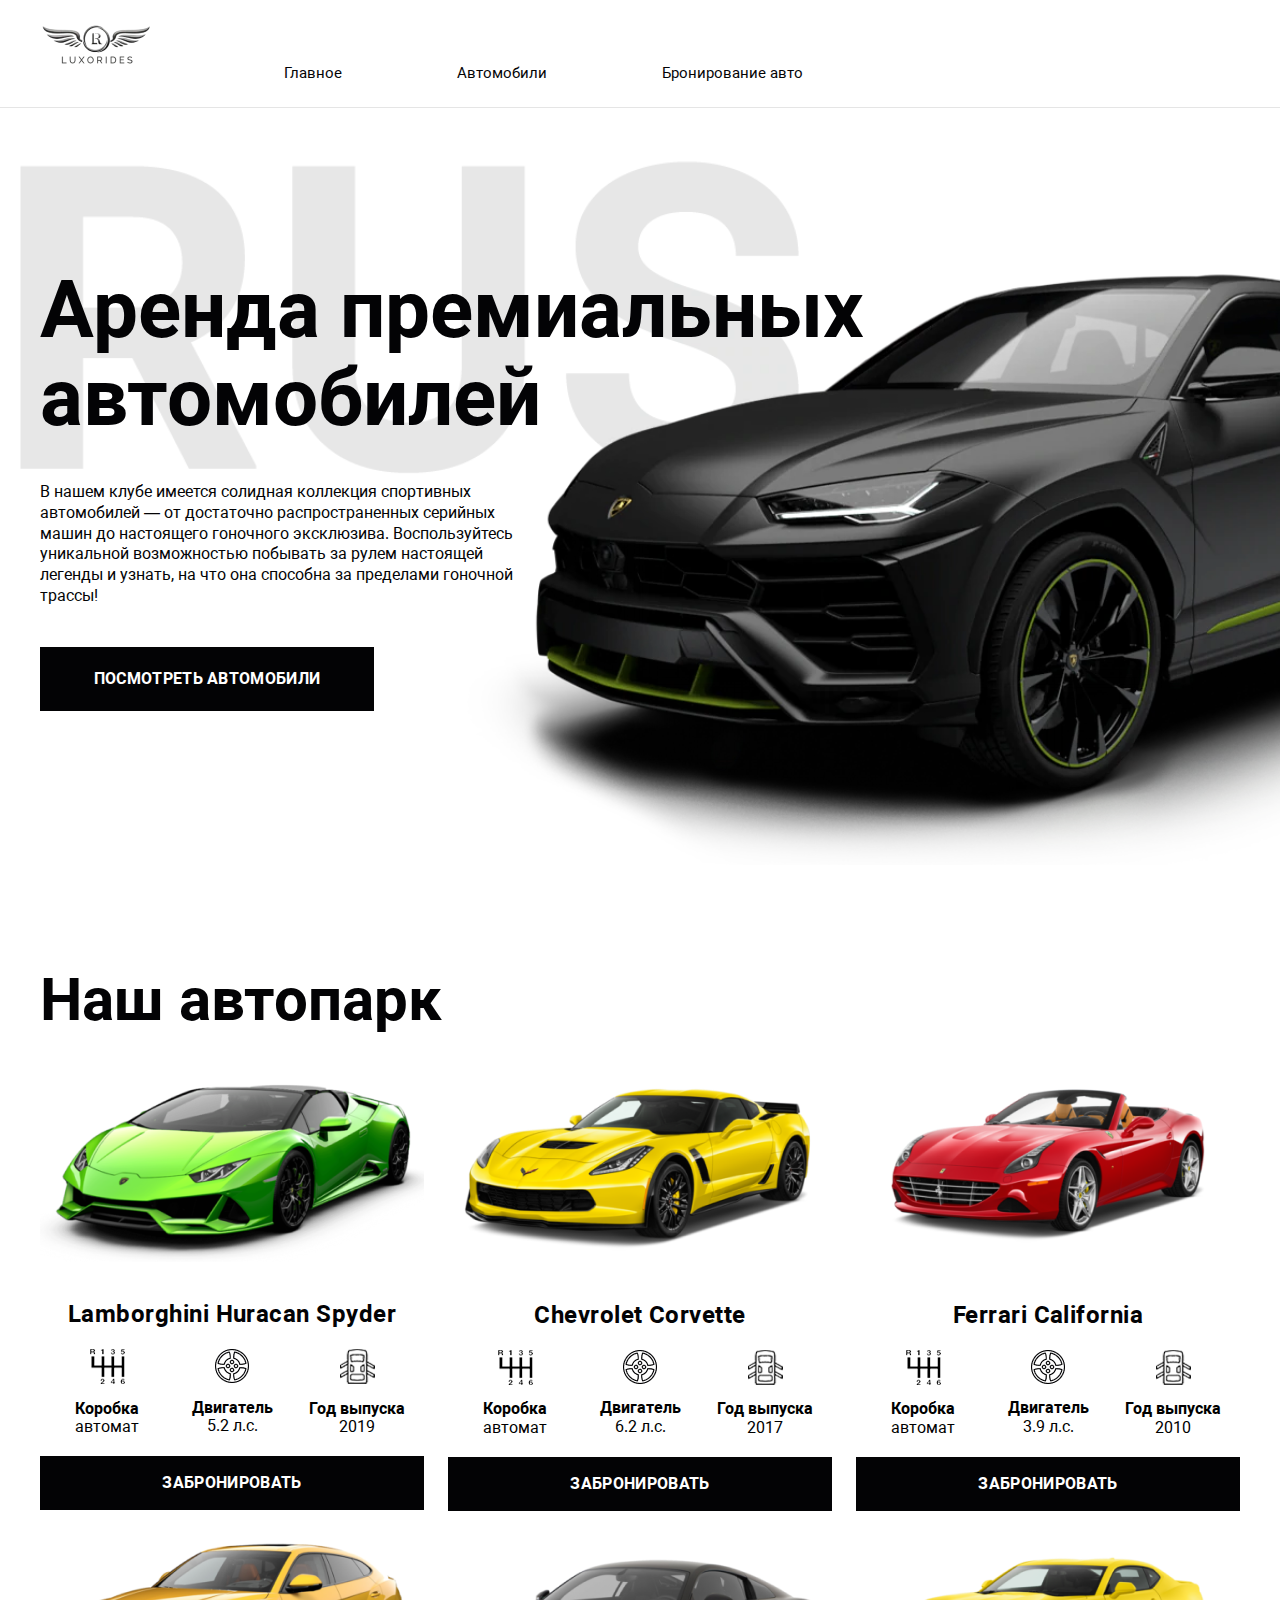
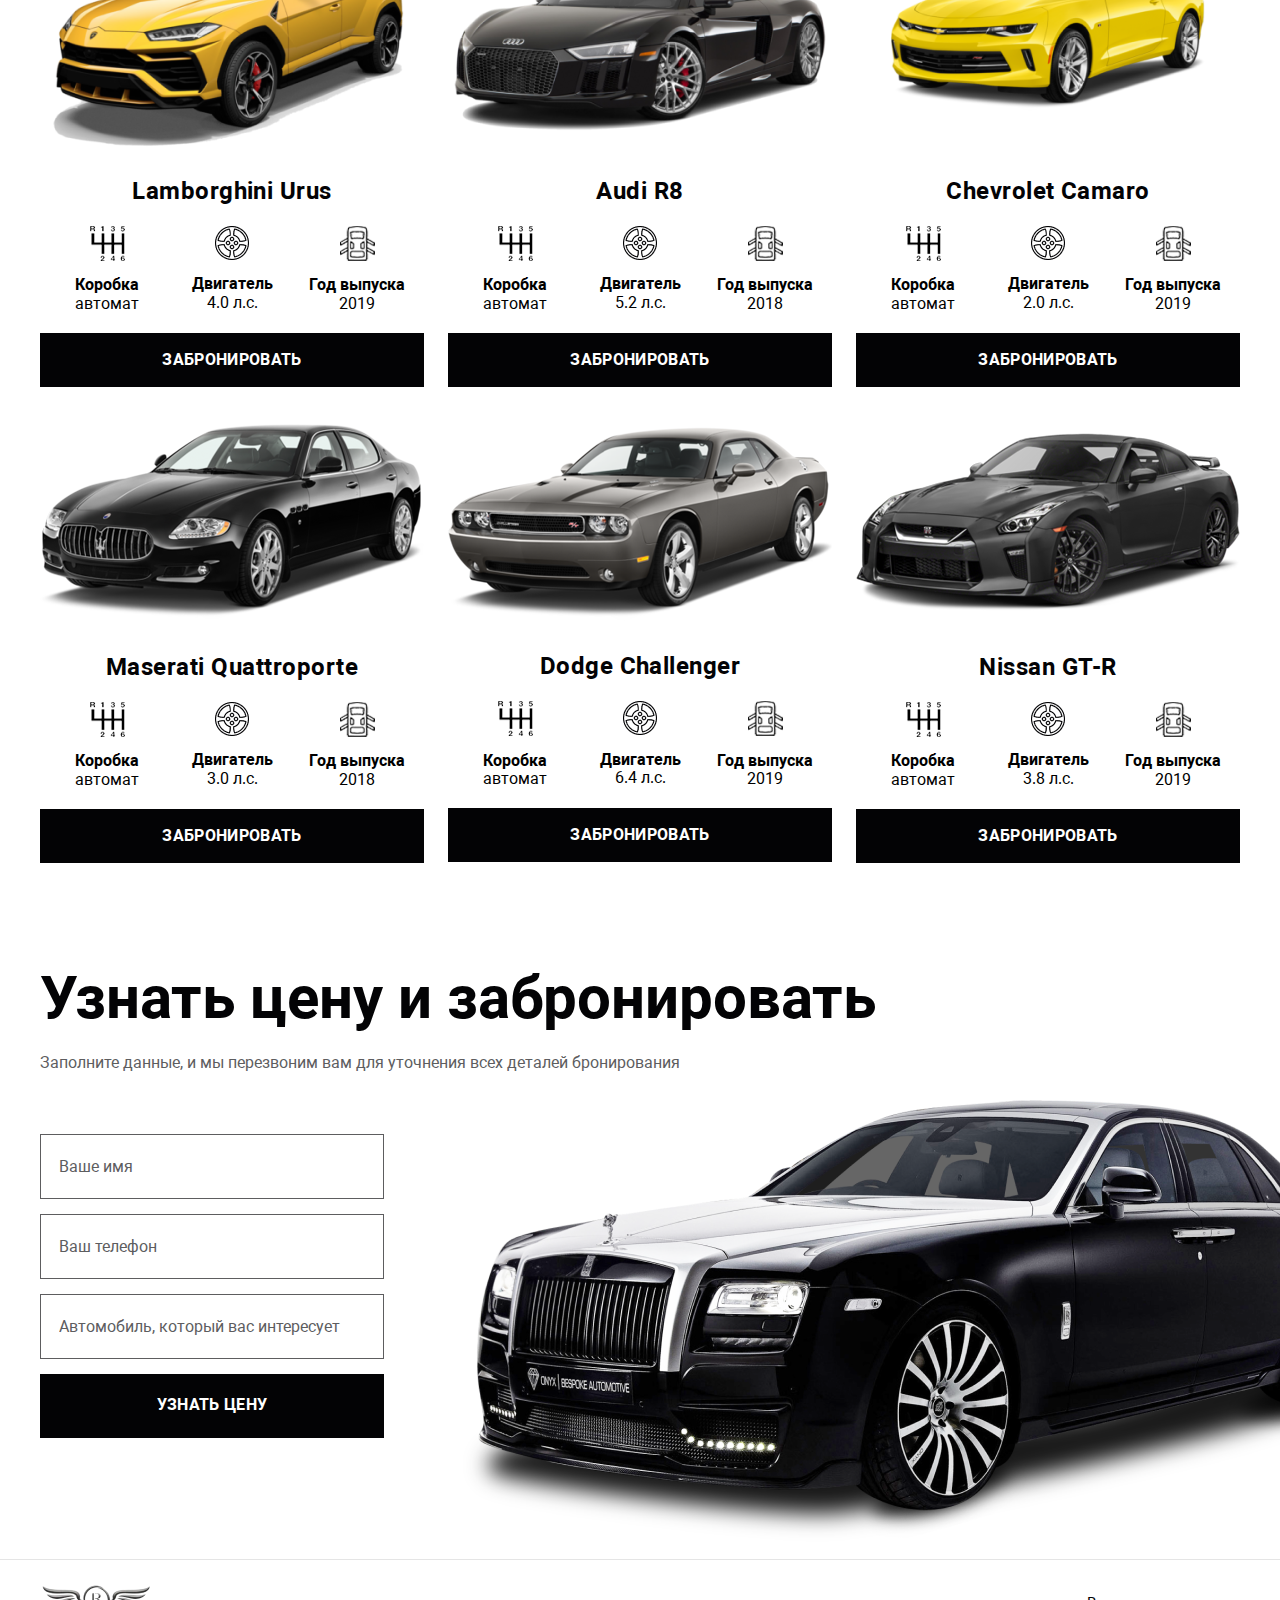
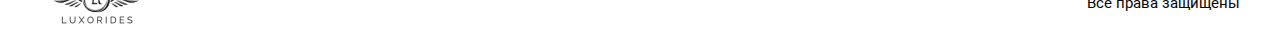
<file: index.html>
<!DOCTYPE html>
<html lang="en">
<head>
    <meta charset="UTF-8">
    <title>Аренда премиальных автомобилей</title>
    <link rel="stylesheet" href="./styles/normalize.css">
    <link rel="stylesheet" href="./styles/styles.css">
</head>

<body>
<header class="header">
    <div class="container">
        <div class="logo">
            <img src="./images/logo.png" alt="Logo">
        </div>
        <nav class="menu">
            <ul>
                <li class="menu-item">
                    <a href="#">Главное</a>
                </li>
                <li class="menu-item">
                    <a href="#cars">Автомобили</a>
                </li>
                <li class="menu-item">
                    <a href="#price">Бронирование авто</a>
                </li>
            </ul>
        </nav>
    </div>
</header>

<section class="main">
    <div class="container">
        <div class="main-info">
            <h1 class="main-title">Аренда премиальных автомобилей</h1>
            <div class="main-text">В нашем клубе имеется солидная коллекция спортивных автомобилей — от достаточно
                распространенных серийных машин до настоящего гоночного эксклюзива. Воспользуйтесь уникальной
                возможностью побывать за рулем настоящей легенды и узнать, на что она способна за пределами гоночной
                трассы!
            </div>
            <div class="main-action">
                <button class="button" id="main-action">Посмотреть автомобили</button>
            </div>
        </div>
    </div>
</section>

<section class="car" id="cars">
    <div class="container">
        <h2 class="sub-title">Наш автопарк</h2>
        <div class="car-items">
            <div class="car-item">
                <div class="car-item-image">
                    <img src="./images/1.png" alt="Image 1">
                </div>
                <div class="car-item-title">Lamborghini Huracan Spyder</div>
                <div class="car-item-info">
                    <div class="car-item-point">
                        <img src="./images/transmission.png" alt="transmission">
                        <div>Коробка</div>
                        <div>автомат</div>
                    </div>
                    <div class="car-item-point">
                        <img src="./images/wheel.png" alt="wheel">
                        <div>Двигатель</div>
                        <div>5.2 л.с.</div>
                    </div>
                    <div class="car-item-point">
                        <img src="./images/year.png" alt="year">
                        <div>Год выпуска</div>
                        <div>2019</div>
                    </div>
                </div>
                <div class="car-item-action">
                    <button class="button car-button">Забронировать</button>
                </div>
            </div>
            <div class="car-item">
                <div class="car-item-image">
                    <img src="./images/2.png" alt="Image 2">
                </div>
                <div class="car-item-title">Chevrolet Corvette</div>
                <div class="car-item-info">
                    <div class="car-item-point">
                        <img src="./images/transmission.png" alt="transmission">
                        <div>Коробка</div>
                        <div>автомат</div>
                    </div>
                    <div class="car-item-point">
                        <img src="./images/wheel.png" alt="wheel">
                        <div>Двигатель</div>
                        <div>6.2 л.с.</div>
                    </div>
                    <div class="car-item-point">
                        <img src="./images/year.png" alt="year">
                        <div>Год выпуска</div>
                        <div>2017</div>
                    </div>
                </div>
                <div class="car-item-action">
                    <button class="button car-button">Забронировать</button>
                </div>
            </div>
            <div class="car-item">
                <div class="car-item-image">
                    <img src="./images/3.png" alt="Image 3">
                </div>
                <div class="car-item-title">Ferrari California</div>
                <div class="car-item-info">
                    <div class="car-item-point">
                        <img src="./images/transmission.png" alt="transmission">
                        <div>Коробка</div>
                        <div>автомат</div>
                    </div>
                    <div class="car-item-point">
                        <img src="./images/wheel.png" alt="wheel">
                        <div>Двигатель</div>
                        <div>3.9 л.с.</div>
                    </div>
                    <div class="car-item-point">
                        <img src="./images/year.png" alt="year">
                        <div>Год выпуска</div>
                        <div>2010</div>
                    </div>
                </div>
                <div class="car-item-action">
                    <button class="button car-button">Забронировать</button>
                </div>
            </div>
            <div class="car-item">
                <div class="car-item-image">
                    <img src="./images/4.png" alt="Image 4">
                </div>
                <div class="car-item-title">Lamborghini Urus</div>
                <div class="car-item-info">
                    <div class="car-item-point">
                        <img src="./images/transmission.png" alt="transmission">
                        <div>Коробка</div>
                        <div>автомат</div>
                    </div>
                    <div class="car-item-point">
                        <img src="./images/wheel.png" alt="wheel">
                        <div>Двигатель</div>
                        <div>4.0 л.с.</div>
                    </div>
                    <div class="car-item-point">
                        <img src="./images/year.png" alt="year">
                        <div>Год выпуска</div>
                        <div>2019</div>
                    </div>
                </div>
                <div class="car-item-action">
                    <button class="button car-button">Забронировать</button>
                </div>
            </div>
            <div class="car-item">
                <div class="car-item-image">
                    <img src="./images/5.png" alt="Image 5">
                </div>
                <div class="car-item-title">Audi R8</div>
                <div class="car-item-info">
                    <div class="car-item-point">
                        <img src="./images/transmission.png" alt="transmission">
                        <div>Коробка</div>
                        <div>автомат</div>
                    </div>
                    <div class="car-item-point">
                        <img src="./images/wheel.png" alt="wheel">
                        <div>Двигатель</div>
                        <div>5.2 л.с.</div>
                    </div>
                    <div class="car-item-point">
                        <img src="./images/year.png" alt="year">
                        <div>Год выпуска</div>
                        <div>2018</div>
                    </div>
                </div>
                <div class="car-item-action">
                    <button class="button car-button">Забронировать</button>
                </div>
            </div>
            <div class="car-item">
                <div class="car-item-image">
                    <img src="./images/6.png" alt="Image 6">
                </div>
                <div class="car-item-title">Chevrolet Camaro</div>
                <div class="car-item-info">
                    <div class="car-item-point">
                        <img src="./images/transmission.png" alt="transmission">
                        <div>Коробка</div>
                        <div>автомат</div>
                    </div>
                    <div class="car-item-point">
                        <img src="./images/wheel.png" alt="wheel">
                        <div>Двигатель</div>
                        <div>2.0 л.с.</div>
                    </div>
                    <div class="car-item-point">
                        <img src="./images/year.png" alt="year">
                        <div>Год выпуска</div>
                        <div>2019</div>
                    </div>
                </div>
                <div class="car-item-action">
                    <button class="button car-button">Забронировать</button>
                </div>
            </div>
            <div class="car-item">
                <div class="car-item-image">
                    <img src="./images/7.png" alt="Image 7">
                </div>
                <div class="car-item-title">Maserati Quattroporte</div>
                <div class="car-item-info">
                    <div class="car-item-point">
                        <img src="./images/transmission.png" alt="transmission">
                        <div>Коробка</div>
                        <div>автомат</div>
                    </div>
                    <div class="car-item-point">
                        <img src="./images/wheel.png" alt="wheel">
                        <div>Двигатель</div>
                        <div>3.0 л.с.</div>
                    </div>
                    <div class="car-item-point">
                        <img src="./images/year.png" alt="year">
                        <div>Год выпуска</div>
                        <div>2018</div>
                    </div>
                </div>
                <div class="car-item-action">
                    <button class="button car-button">Забронировать</button>
                </div>
            </div>
            <div class="car-item">
                <div class="car-item-image">
                    <img src="./images/8.png" alt="Image 8">
                </div>
                <div class="car-item-title">Dodge Challenger</div>
                <div class="car-item-info">
                    <div class="car-item-point">
                        <img src="./images/transmission.png" alt="transmission">
                        <div>Коробка</div>
                        <div>автомат</div>
                    </div>
                    <div class="car-item-point">
                        <img src="./images/wheel.png" alt="wheel">
                        <div>Двигатель</div>
                        <div>6.4 л.с.</div>
                    </div>
                    <div class="car-item-point">
                        <img src="./images/year.png" alt="year">
                        <div>Год выпуска</div>
                        <div>2019</div>
                    </div>
                </div>
                <div class="car-item-action">
                    <button class="button car-button">Забронировать</button>
                </div>
            </div>
            <div class="car-item">
                <div class="car-item-image">
                    <img src="./images/9.png" alt="Image 9">
                </div>
                <div class="car-item-title">Nissan GT-R</div>
                <div class="car-item-info">
                    <div class="car-item-point">
                        <img src="./images/transmission.png" alt="transmission">
                        <div>Коробка</div>
                        <div>автомат</div>
                    </div>
                    <div class="car-item-point">
                        <img src="./images/wheel.png" alt="wheel">
                        <div>Двигатель</div>
                        <div>3.8 л.с.</div>
                    </div>
                    <div class="car-item-point">
                        <img src="./images/year.png" alt="year">
                        <div>Год выпуска</div>
                        <div>2019</div>
                    </div>
                </div>
                <div class="car-item-action">
                    <button class="button car-button">Забронировать</button>
                </div>
            </div>
        </div>
    </div>
</section>

<section class="price" id="price">
    <div class="container">
        <h2 class="sub-title">Узнать цену и забронировать</h2>
        <div class="price-text">
            Заполните данные, и мы перезвоним вам для уточнения всех деталей бронирования
        </div>
        <form action="" class="price-form">
            <input type="text" class="price-input" id="name" placeholder="Ваше имя">
            <input type="text" class="price-input" id="phone" placeholder="Ваш телефон">
            <input type="text" class="price-input" id="car" placeholder="Автомобиль, который вас интересует">
            <button class="button" type="button" id="price-action">Узнать цену</button>
        </form>
        <img src="./images/rolls.png" alt="rolls" class="price-image">
    </div>
</section>

<footer class="footer">
    <div class="container">
        <div class="logo">
            <img src="./images/logo.png" alt="Logo">
        </div>
        <div class="rights">Все права защищены</div>
    </div>
</footer>
<script src="./scripts/script.js"></script>
</body>
</html>
</file>
<file: styles/styles.css>
* {
    padding: 0;
    margin: 0;
}

@font-face {
    font-family: Roboto;
    src: url(../fonts/Roboto.ttf);
}

@font-face {
    font-family: Roboto;
    src: url(../fonts/Robotobold.ttf);
    font-weight: bold;
}

body {
    font-family: Roboto, sans-serif;
}

.header {
    border-bottom: 1px solid #e5e5e5;
    padding: 25px 0;
}

.container {
    max-width: 1200px;
    margin: 0 auto;
}

.header .сontainer {
    display: flex;
    align-items: center;
}

.logo img {
    vertical-align: bottom;
}

.menu {
    margin-left: 244px;
}

.menu ul {
    list-style: none;
    display: flex;
}

.menu-item {
    margin-right: 115px;
}

.menu-item a {
    font-size: 15px;
    color: #030305;
    text-decoration: none;
}

.menu-item a:hover {
    border-bottom: 2px solid black;
}

.main {
    background-image: url("../images/background.png");
    background-position: center;
    background-size: cover;
    padding: 104px 0 154px 0;
}

.main-info {
    max-width: 855px;
}

.main-title {
    font-weight: bold;
    font-size: 80px;
    line-height: 110%;
    color: #030305;
    margin-bottom: 40px;
}

.main-text {
    font-size: 16px;
    line-height: 130%;
    color: #030305;
    margin-bottom: 40px;
    max-width: 502px;
}

.button {
    padding: 20px;
    width: 334px;
    height: 64px;
    background: #030305;
    border: 0;
    box-sizing: border-box;
    text-align: center;
    font-weight: bold;
    font-size: 16px;
    letter-spacing: 0.02em;
    text-transform: uppercase;
    color: #FFFFFF;
}

.button:hover {
    cursor: pointer;
    background: #575757;
    transition: background-сolor .5s;
}

.car {
    padding: 100px 0;
}

.sub-title {
    font-weight: bold;
    font-size: 60px;
    line-height: 70px;
    color: #030305;
}

.car-items {
    display: flex;
    flex-wrap: wrap;
    align-items: center;
    justify-content: space-between;
}

.car-item {
    max-width: 384px;
    text-align: center;
    top: 40px;
}

.car-item-image:hover img {
    transform: scale(1.1);
}
.car-item-image img {
    vertical-align: bottom;
    transition: all .3s;
}

.car-item-title {
    font-weight: bold;
    font-size: 24px;
    line-height: 150%;
    letter-spacing: 0.02em;
    color: #030305;
    padding: 15px 0 17px 0;
}

.car-item-info {
    display: flex;
    align-items: center;
    justify-content: center;
}

.car-item-point {
    width: 110px;
    height: 92px;
    margin: 0 7.5px;
}

.car-item-point img {
margin-bottom: 11px;
}

.car-item-action {
margin-top: 15px;
}

.car-item-action button {
    width: 100%;
    height: 54px;
    padding: 15px;
}

.car-item-point > div:nth-child(2) {
    font-weight: bold;
}

.price {
    overflow: hidden;
}

.price .container {
    position: relative;
    padding-bottom: 121px;
}

.price .sub-title {
    margin-bottom: 20px;
}

.price-text {
    font-size: 16px;
    line-height: 130%;
    color: #5D5D5F;
    margin-bottom: 60px;
}

.price-form {
    max-width: 344px;
}

.price-input {
    box-sizing: border-box;
    padding: 22px 18px;
    width: 344px;
    height: 65px;
    background: #FFFFFF;
    border: 1px solid #5D5D5F;
    font-size: 16px;
    color: #000000;
    outline: none;
    margin-bottom: 15px;
}

.price-input::placeholder {
    color: #5D5D5F;
}

.price .button {
    width: 100%;
}

.price-image {
    position: absolute;
    bottom: 0;
    left: 401px;
}

.footer {
    border-top: 1px solid #e5e5e5;
    padding: 25px 0;
}

.footer .container {
    display: flex;
    align-items: center;
    justify-content: space-between;
}

.rights {
    font-size: 15px;
    color: #030305;
}
</file>
